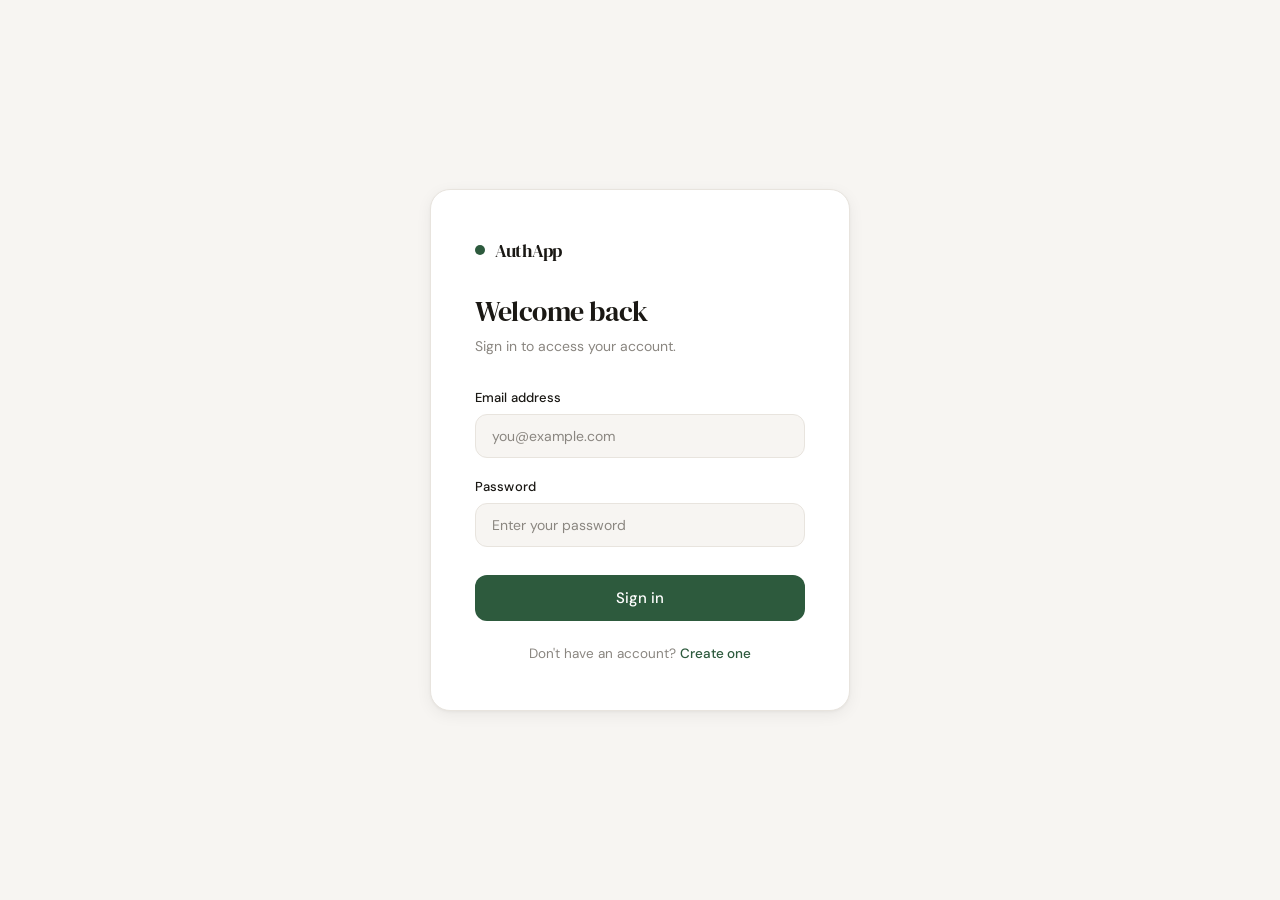
<file: index.html>
<!DOCTYPE html>
<html lang="en">
<head>
  <meta charset="UTF-8" />
  <meta name="viewport" content="width=device-width, initial-scale=1.0"/>
  <title>Login — AuthApp</title>
  <link rel="stylesheet" href="style.css"/>
</head>
<body>
  <div class="card">
    <div class="brand">
      <div class="brand-dot"></div>
      <span class="brand-name">AuthApp</span>
    </div>

    <h1>Welcome back</h1>
    <p class="subtitle">Sign in to access your account.</p>

    <form id="loginForm">
      <div class="form-group">
        <label for="email">Email address</label>
        <input type="email" id="email" placeholder="you@example.com" required />
      </div>
      <div class="form-group">
        <label for="password">Password</label>
        <input type="password" id="password" placeholder="Enter your password" required />
      </div>
      <button type="submit" id="btn">Sign in</button>
    </form>

    <div id="alert" class="alert"></div>

    <div class="link-row">
      Don't have an account? <a href="/register">Create one</a>
    </div>
  </div>

  <script>
    document.getElementById('loginForm').addEventListener('submit', async (e) => {
      e.preventDefault();
      const btn = document.getElementById('btn');
      const alert = document.getElementById('alert');
      alert.className = 'alert';
      btn.textContent = 'Signing in…';
      btn.disabled = true;

      const email = document.getElementById('email').value;
      const password = document.getElementById('password').value;

      try {
        const res = await fetch('/api/login', {
          method: 'POST',
          headers: { 'Content-Type': 'application/json' },
          body: JSON.stringify({ email, password })
        });
        const data = await res.json();

        if (res.ok) {
          localStorage.setItem('token', data.token);
          localStorage.setItem('username', data.username);
          alert.className = 'alert success';
          alert.textContent = 'Login successful! Redirecting…';
          setTimeout(() => window.location.href = '/dashboard', 1000);
        } else {
          alert.className = 'alert error';
          alert.textContent = data.message;
          btn.textContent = 'Sign in';
          btn.disabled = false;
        }
      } catch {
        alert.className = 'alert error';
        alert.textContent = 'Server error. Please try again.';
        btn.textContent = 'Sign in';
        btn.disabled = false;
      }
    });
  </script>
</body>
</html>
</file>
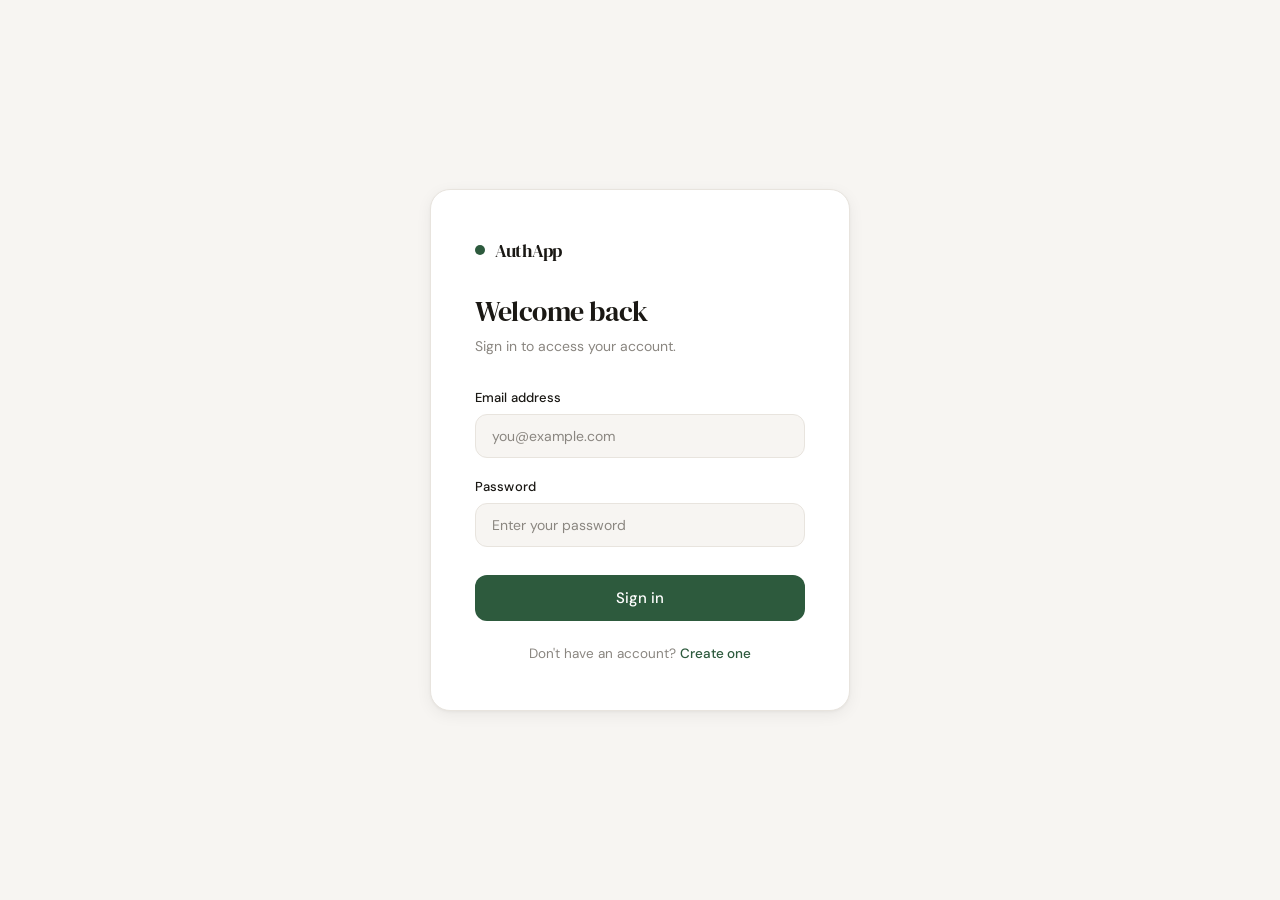
<file: dashboard.html>
<!DOCTYPE html>
<html lang="en">
<head>
  <meta charset="UTF-8" />
  <meta name="viewport" content="width=device-width, initial-scale=1.0"/>
  <title>Dashboard — AuthApp</title>
  <link rel="stylesheet" href="style.css"/>
  <style>
    body { align-items: flex-start; padding: 40px 24px; }

    .dashboard {
      width: 100%;
      max-width: 560px;
      margin: 0 auto;
      animation: fadeUp 0.4s ease both;
    }

    .top-bar {
      display: flex;
      align-items: center;
      justify-content: space-between;
      margin-bottom: 36px;
    }

    .logout-btn {
      background: none;
      border: 1.5px solid var(--border);
      border-radius: 8px;
      padding: 8px 16px;
      font-family: 'DM Sans', sans-serif;
      font-size: 13px;
      color: var(--text-muted);
      cursor: pointer;
      transition: border-color 0.2s, color 0.2s;
      width: auto;
      margin: 0;
    }

    .logout-btn:hover { border-color: var(--error); color: var(--error); }

    .welcome-card {
      background: var(--accent);
      border-radius: 20px;
      padding: 36px;
      color: #fff;
      margin-bottom: 24px;
    }

    .welcome-card .label {
      font-size: 12px;
      text-transform: uppercase;
      letter-spacing: 1px;
      opacity: 0.7;
      margin-bottom: 8px;
    }

    .welcome-card h2 {
      font-family: 'DM Serif Display', serif;
      font-size: 32px;
      font-weight: 400;
      letter-spacing: -0.5px;
    }

    .welcome-card p {
      margin-top: 10px;
      opacity: 0.8;
      font-size: 14px;
      line-height: 1.6;
    }

    .info-grid {
      display: grid;
      grid-template-columns: 1fr 1fr;
      gap: 16px;
    }

    .info-tile {
      background: var(--surface);
      border: 1px solid var(--border);
      border-radius: var(--radius);
      padding: 20px;
    }

    .info-tile .tile-label {
      font-size: 11px;
      text-transform: uppercase;
      letter-spacing: 0.8px;
      color: var(--text-muted);
      margin-bottom: 6px;
    }

    .info-tile .tile-value {
      font-size: 15px;
      font-weight: 500;
      color: var(--text);
      word-break: break-all;
    }

    .secure-badge {
      display: inline-flex;
      align-items: center;
      gap: 6px;
      background: var(--accent-light);
      color: var(--accent);
      font-size: 12px;
      font-weight: 500;
      padding: 6px 12px;
      border-radius: 99px;
      margin-top: 20px;
    }

    .dot-green {
      width: 7px; height: 7px;
      background: var(--accent);
      border-radius: 50%;
    }
  </style>
</head>
<body>
  <div class="dashboard">
    <div class="top-bar">
      <div class="brand">
        <div class="brand-dot"></div>
        <span class="brand-name">AuthApp</span>
      </div>
      <button class="logout-btn" onclick="logout()">Sign out</button>
    </div>

    <div class="welcome-card">
      <div class="label">Secured Area</div>
      <h2 id="welcomeText">Hello!</h2>
      <p>You've successfully authenticated. This page is only accessible to logged-in users.</p>
    </div>

    <div class="info-grid">
      <div class="info-tile">
        <div class="tile-label">Username</div>
        <div class="tile-value" id="displayUsername">—</div>
      </div>
      <div class="info-tile">
        <div class="tile-label">Email</div>
        <div class="tile-value" id="displayEmail">—</div>
      </div>
    </div>

    <div class="secure-badge">
      <div class="dot-green"></div>
      JWT Authenticated Session
    </div>
  </div>

  <script>
    const token = localStorage.getItem('token');
    if (!token) { window.location.href = '/'; }

    async function loadDashboard() {
      try {
        const res = await fetch('/api/dashboard', {
          headers: { 'Authorization': `Bearer ${token}` }
        });

        if (!res.ok) {
          localStorage.clear();
          window.location.href = '/';
          return;
        }

        const data = await res.json();
        document.getElementById('welcomeText').textContent = `Hello, ${data.user.username}!`;
        document.getElementById('displayUsername').textContent = data.user.username;
        document.getElementById('displayEmail').textContent = data.user.email;
      } catch {
        window.location.href = '/';
      }
    }

    function logout() {
      localStorage.clear();
      window.location.href = '/';
    }

    loadDashboard();
  </script>
</body>
</html>
</file>
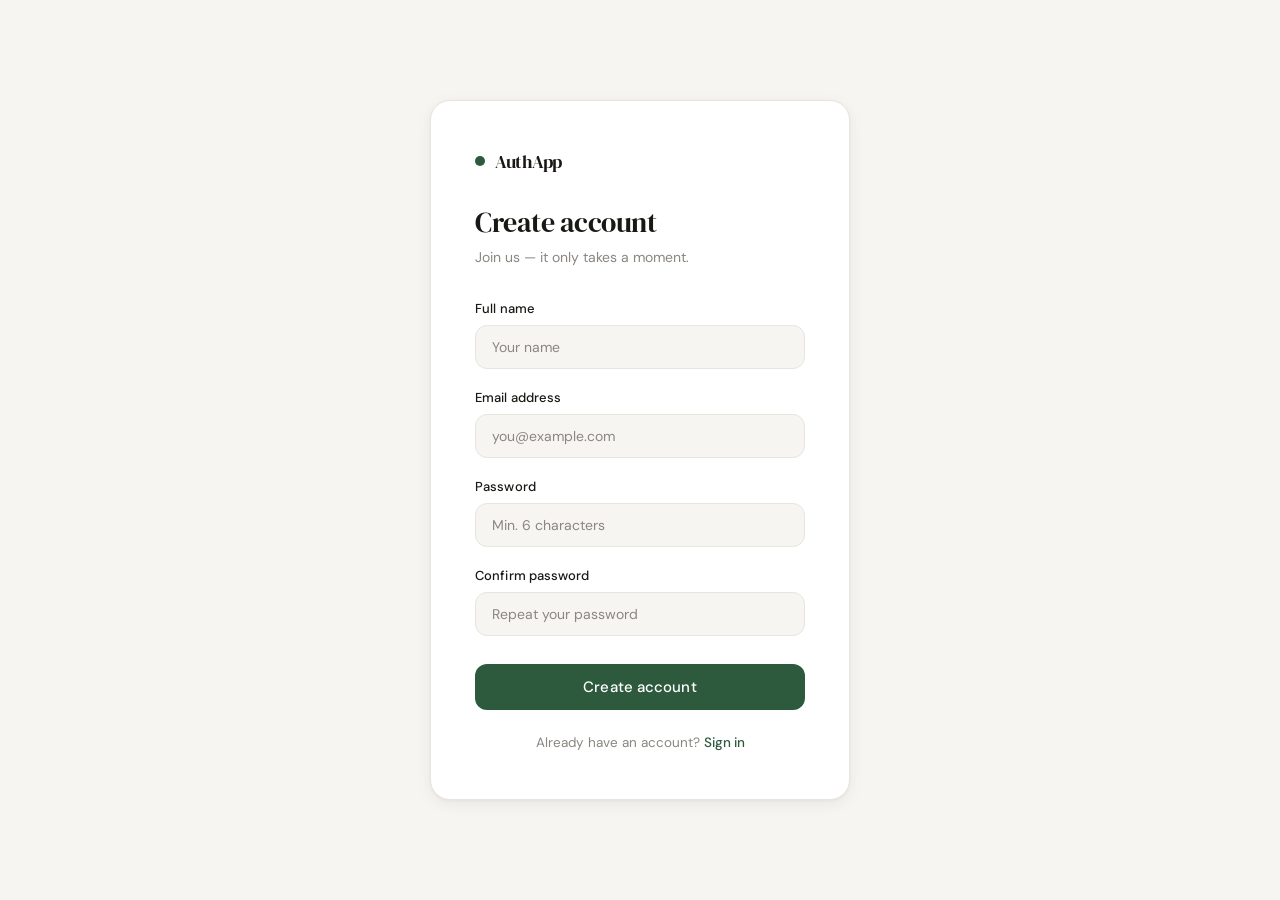
<file: register.html>
<!DOCTYPE html>
<html lang="en">
<head>
  <meta charset="UTF-8" />
  <meta name="viewport" content="width=device-width, initial-scale=1.0"/>
  <title>Register — AuthApp</title>
  <link rel="stylesheet" href="style.css"/>
</head>
<body>
  <div class="card">
    <div class="brand">
      <div class="brand-dot"></div>
      <span class="brand-name">AuthApp</span>
    </div>

    <h1>Create account</h1>
    <p class="subtitle">Join us — it only takes a moment.</p>

    <form id="registerForm">
      <div class="form-group">
        <label for="username">Full name</label>
        <input type="text" id="username" placeholder="Your name" required />
      </div>
      <div class="form-group">
        <label for="email">Email address</label>
        <input type="email" id="email" placeholder="you@example.com" required />
      </div>
      <div class="form-group">
        <label for="password">Password</label>
        <input type="password" id="password" placeholder="Min. 6 characters" required minlength="6"/>
      </div>
      <div class="form-group">
        <label for="confirm">Confirm password</label>
        <input type="password" id="confirm" placeholder="Repeat your password" required />
      </div>
      <button type="submit" id="btn">Create account</button>
    </form>

    <div id="alert" class="alert"></div>

    <div class="link-row">
      Already have an account? <a href="/">Sign in</a>
    </div>
  </div>

  <script>
    document.getElementById('registerForm').addEventListener('submit', async (e) => {
      e.preventDefault();
      const btn = document.getElementById('btn');
      const alert = document.getElementById('alert');
      alert.className = 'alert';

      const username = document.getElementById('username').value.trim();
      const email = document.getElementById('email').value.trim();
      const password = document.getElementById('password').value;
      const confirm = document.getElementById('confirm').value;

      if (password !== confirm) {
        alert.className = 'alert error';
        alert.textContent = 'Passwords do not match.';
        return;
      }

      btn.textContent = 'Creating account…';
      btn.disabled = true;

      try {
        const res = await fetch('/api/register', {
          method: 'POST',
          headers: { 'Content-Type': 'application/json' },
          body: JSON.stringify({ username, email, password })
        });
        const data = await res.json();

        if (res.ok) {
          alert.className = 'alert success';
          alert.textContent = 'Account created! Redirecting to login…';
          setTimeout(() => window.location.href = '/', 1500);
        } else {
          alert.className = 'alert error';
          alert.textContent = data.message;
          btn.textContent = 'Create account';
          btn.disabled = false;
        }
      } catch {
        alert.className = 'alert error';
        alert.textContent = 'Server error. Please try again.';
        btn.textContent = 'Create account';
        btn.disabled = false;
      }
    });
  </script>
</body>
</html>
</file>
<file: style.css>
@import url('https://fonts.googleapis.com/css2?family=DM+Sans:wght@300;400;500;600&family=DM+Serif+Display&display=swap');

*, *::before, *::after { box-sizing: border-box; margin: 0; padding: 0; }

:root {
  --bg: #f7f5f2;
  --surface: #ffffff;
  --border: #e8e4de;
  --text: #1a1814;
  --text-muted: #8a8680;
  --accent: #2d5a3d;
  --accent-light: #eaf2ec;
  --accent-hover: #234832;
  --error: #c0392b;
  --error-light: #fdf0ee;
  --success: #2d5a3d;
  --success-light: #eaf2ec;
  --radius: 12px;
  --shadow: 0 1px 3px rgba(0,0,0,0.04), 0 4px 16px rgba(0,0,0,0.06);
}

body {
  font-family: 'DM Sans', sans-serif;
  background: var(--bg);
  color: var(--text);
  min-height: 100vh;
  display: flex;
  align-items: center;
  justify-content: center;
  padding: 24px;
}

.card {
  background: var(--surface);
  border: 1px solid var(--border);
  border-radius: 20px;
  padding: 48px 44px;
  width: 100%;
  max-width: 420px;
  box-shadow: var(--shadow);
  animation: fadeUp 0.4s ease both;
}

@keyframes fadeUp {
  from { opacity: 0; transform: translateY(16px); }
  to   { opacity: 1; transform: translateY(0); }
}

.brand {
  display: flex;
  align-items: center;
  gap: 10px;
  margin-bottom: 32px;
}

.brand-dot {
  width: 10px; height: 10px;
  background: var(--accent);
  border-radius: 50%;
}

.brand-name {
  font-family: 'DM Serif Display', serif;
  font-size: 18px;
  color: var(--text);
  letter-spacing: -0.3px;
}

h1 {
  font-family: 'DM Serif Display', serif;
  font-size: 28px;
  font-weight: 400;
  color: var(--text);
  margin-bottom: 8px;
  letter-spacing: -0.5px;
  line-height: 1.2;
}

.subtitle {
  font-size: 14px;
  color: var(--text-muted);
  margin-bottom: 32px;
  line-height: 1.5;
}

.form-group {
  margin-bottom: 20px;
}

label {
  display: block;
  font-size: 13px;
  font-weight: 500;
  color: var(--text);
  margin-bottom: 8px;
  letter-spacing: 0.1px;
}

input {
  width: 100%;
  padding: 12px 16px;
  border: 1.5px solid var(--border);
  border-radius: var(--radius);
  font-family: 'DM Sans', sans-serif;
  font-size: 14px;
  color: var(--text);
  background: var(--bg);
  transition: border-color 0.2s, box-shadow 0.2s;
  outline: none;
}

input:focus {
  border-color: var(--accent);
  box-shadow: 0 0 0 3px var(--accent-light);
  background: #fff;
}

input::placeholder { color: var(--text-muted); }

button[type="submit"] {
  width: 100%;
  padding: 13px;
  background: var(--accent);
  color: #fff;
  border: none;
  border-radius: var(--radius);
  font-family: 'DM Sans', sans-serif;
  font-size: 15px;
  font-weight: 500;
  cursor: pointer;
  margin-top: 8px;
  transition: background 0.2s, transform 0.1s;
  letter-spacing: 0.1px;
}

button[type="submit"]:hover { background: var(--accent-hover); }
button[type="submit"]:active { transform: scale(0.99); }

.alert {
  padding: 12px 16px;
  border-radius: var(--radius);
  font-size: 13.5px;
  margin-top: 16px;
  display: none;
  line-height: 1.5;
}

.alert.error { background: var(--error-light); color: var(--error); display: block; }
.alert.success { background: var(--success-light); color: var(--success); display: block; }

.link-row {
  text-align: center;
  margin-top: 24px;
  font-size: 13.5px;
  color: var(--text-muted);
}

.link-row a {
  color: var(--accent);
  text-decoration: none;
  font-weight: 500;
}

.link-row a:hover { text-decoration: underline; }

.divider {
  height: 1px;
  background: var(--border);
  margin: 28px 0;
}
</file>
